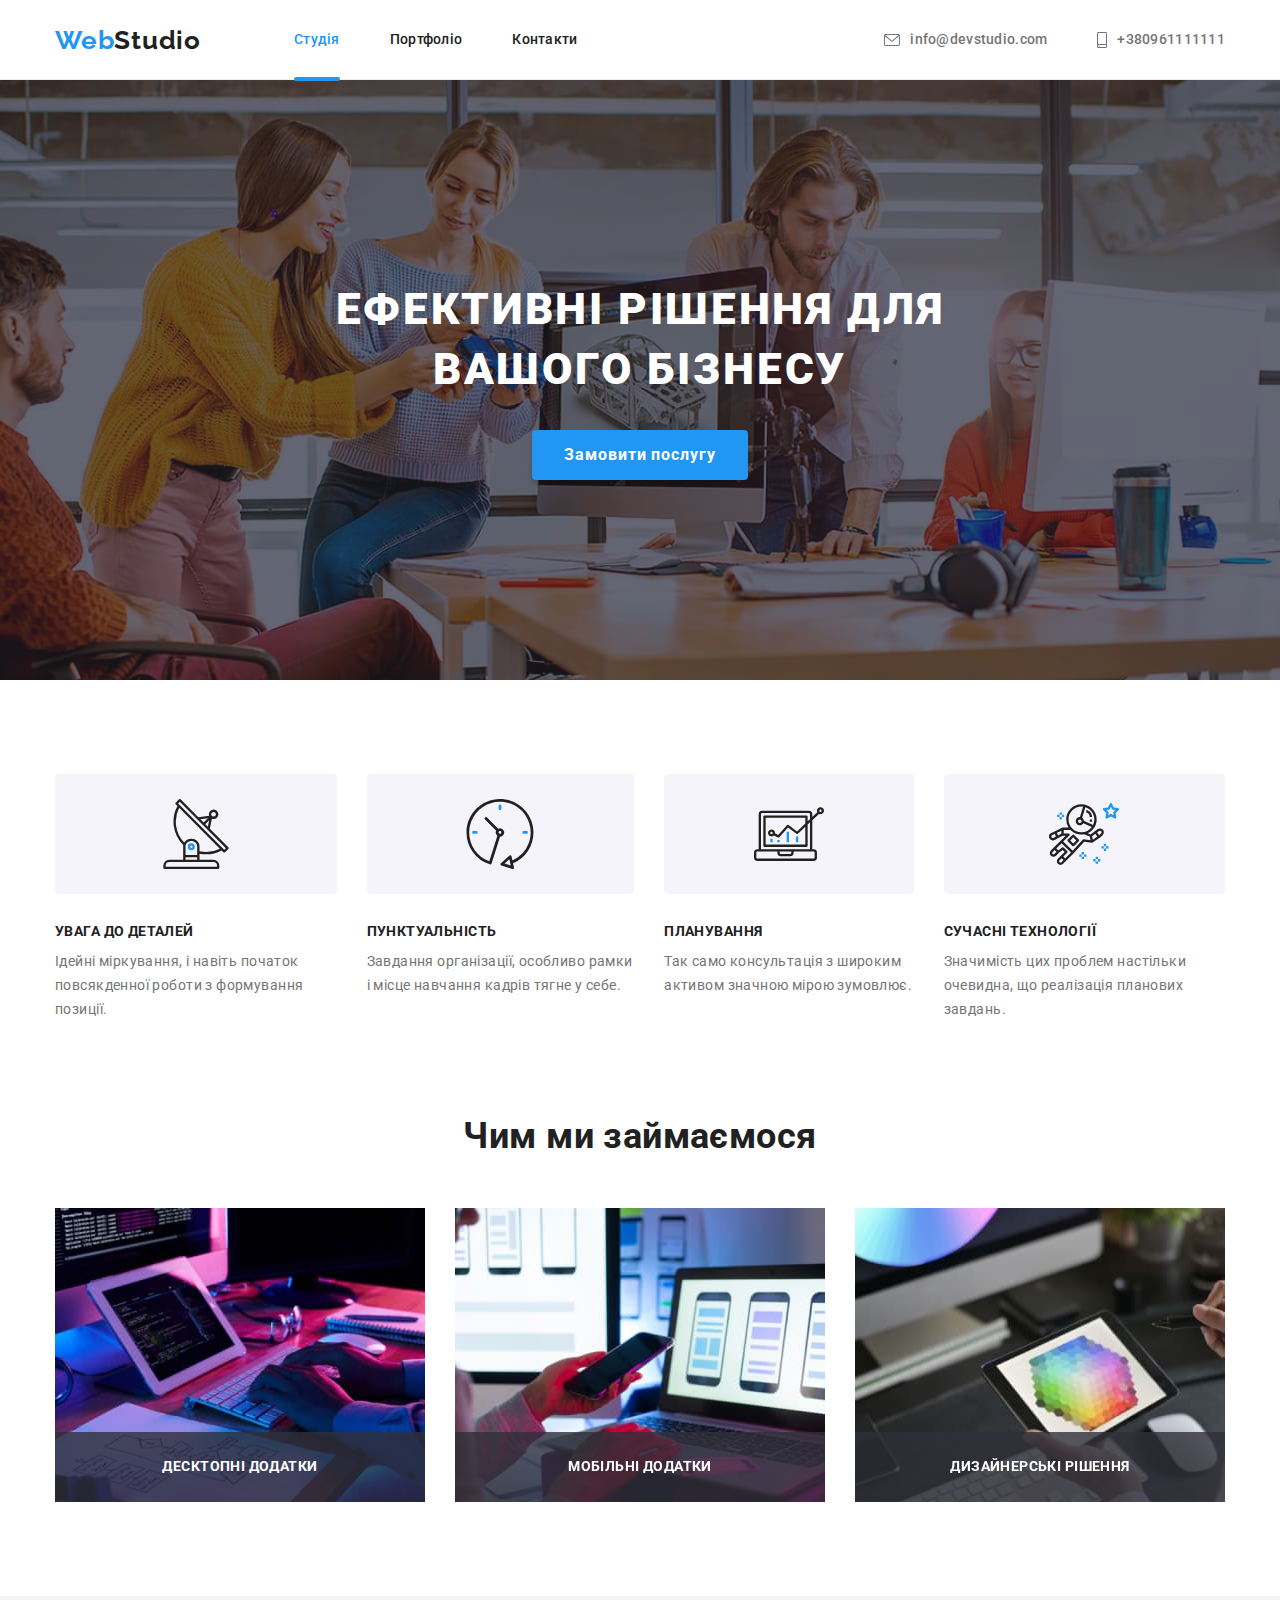
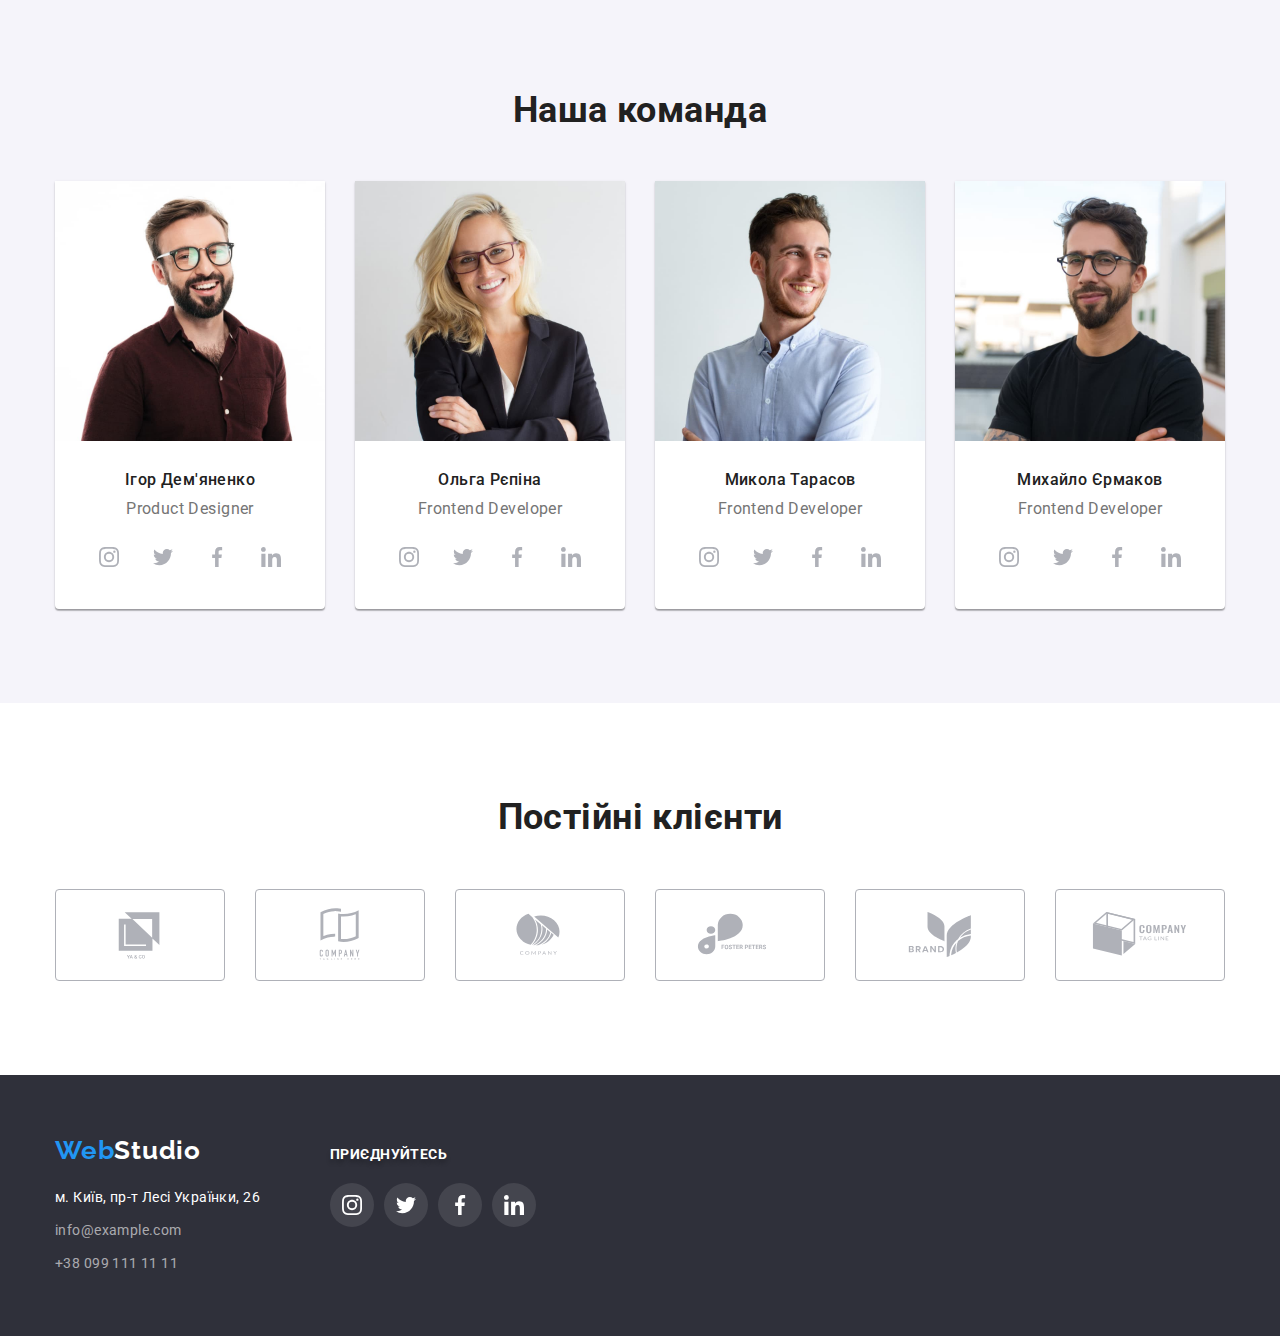
<file: index.html>
<!DOCTYPE html>
<html lang="uk">

<head>
  <meta charset="UTF-8" />
  <meta http-equiv="X-UA-Compatible" content="IE=edge" />
  <meta name="viewport" content="width=device-width, initial-scale=1.0" />
  <title>WebStudio</title>
  <link rel="stylesheet" href="https://cdn.jsdelivr.net/npm/modern-normalize@1.1.0/modern-normalize.min.css">
  <link rel="stylesheet" href="./css/styles.css" />
  <link rel="preconnect" href="https://fonts.googleapis.com" />
  <link rel="preconnect" href="https://fonts.gstatic.com" crossorigin />
  <link href="https://fonts.googleapis.com/css2?family=Raleway:wght@700&family=Roboto:wght@400;500;700;900&display=swap"
    rel="stylesheet" />
</head>

<body>
  <!-- header -->

  <header class="header-page">
    <div class="container header-container">
      <nav class="header-nav">
        <a class="link header-logo" href="./index.html"><span class="first-part">Web</span><span
            class="last-part">Studio</span></a>
        <ul class="header-nav-list list">
          <li class="header-item current">
            <a class="header-nav-link link" href="./index.html">Студія</a>
          </li>
          <li class="header-item">
            <a class="header-nav-link link" href="./portfolio.html">Портфолiо</a>
          </li>
          <li class="header-item">
            <a class="header-nav-link link" href="">Контакти</a>
          </li>
        </ul>
      </nav>
      <ul class="header-list list">
        <li class="header-item">
          <a class="header-link-mail link" href="mailto:info@devstudio.com">
            <svg class="icon-mail" width="16" height="12">
              <use href="./images/icons.svg#icon-email"></use>
            </svg>
            info@devstudio.com
          </a>
        </li>
        <li class="header-item">
          <a class="header-tel link" href="tel:+380961111111">
            <svg class="icon-phone" width="10" height="16">
              <use href="./images/icons.svg#icon-phone"></use>
            </svg>
            +380961111111
          </a>
        </li>
      </ul>
    </div>
  </header>

  <!-- main -->

  <main>
    <section class="hero-section section">
      <div class="container">
        <h1 class="hero-first-title">Ефективні рішення для вашого бізнесу</h1>
        <button type="button" class="hero-btn jumpin-button" data-modal-open>Замовити послугу</button>
        <div>
    </section>


    <!-- модальне вікно -->

    <div class="backdrop is-hidden" data-modal>
      <div class="modal">
        <button class="modal-button" type="button" data-modal-close>
          <svg class="icon-close-black" width="18" height="18">
            <use href="./images/icons.svg#icon-close-black"></use>
          </svg>
        </button>
      </div>
    </div>

    <!-- переваги -->
    <section class="section">
      <div class="container">
        <h2 class="visually-hidden">Переваги</h2>
        <ul class="benefits-list list">
          <li class="hero-item">
            <div class="icon-name">
              <svg class="benefit-icon" width="70" height="70">
                <use href="./images/icons.svg#icon-antenna">
                </use>
              </svg>
            </div>
            <h3 class="benefits-title">Увага до деталей</h3>
            <p class="benefits-pre-title">
              Ідейні міркування, і навіть початок повсякденної роботи з формування позиції.
            </p>
          </li>

          <li class="hero-item">
            <div class="icon-name">
              <svg class="benefit-icon" width="70" height="70">
                <use href="./images/icons.svg#icon-clock">
                </use>
              </svg>
            </div>
            <h3 class="benefits-title">Пунктуальність</h3>
            <p class="benefits-pre-title">
              Завдання організації, особливо рамки і місце навчання кадрів тягне у себе.
            </p>
          </li>

          <li class="hero-item">
            <div class="icon-name">
              <svg class="benefit-icon" width="70" height="70">
                <use href="./images/icons.svg#icon-diagram">
                </use>
              </svg>
            </div>
            <h3 class="benefits-title">Планування</h3>
            <p class="benefits-pre-title">
              Так само консультація з широким активом значною мірою зумовлює.
            </p>
          </li>

          <li class="hero-item">
            <div class="icon-name">
              <svg class="benefit-icon" width="70" height="70">
                <use href="./images/icons.svg#icon-astronaut">
                </use>
              </svg>
            </div>
            <h3 class="benefits-title">Сучасні технології</h3>
            <p class="benefits-pre-title">
              Значимість цих проблем настільки очевидна, що реалізація планових завдань.
            </p>
          </li>
        </ul>
      </div>
    </section>


    <!-- gallery -->


    <section class="section team">
      <div class="container">
        <h2 class="gallery-title">Чим ми займаємося</h2>
        <ul class="gallery-list list">
          <li class="gallery-item">
            <div class="overlay-box">
              <img src="./images/photo1.jpg" alt="working process" width="370" height="294">
              <p class="overlay-text">Десктопні додатки</p>
            </div>
          </li>
          <li class="gallery-item">
            <div class="overlay-box">
              <img src="./images/photo2.jpg" alt="working process" width="370" height="294">
              <p class="overlay-text">Мобільні додатки</p>
            </div>
          </li>
          <li class="gallery-item">
            <div class="overlay-box">
              <img src="./images/photo3.jpg" alt="working process" width="370" height="294">
              <p class="overlay-text">Дизайнерські рішення</p>
            </div>
          </li>
        </ul>
      </div>
    </section>

    <!-- team -->

    <section class="section-team section">
      <div class="container our-team">
        <h2 class="about-our-team">Наша команда</h2>
        <ul class="list about-list">
          <li class="about-item">
            <img class="workers-img" src=" ./images/img1.jpg" alt="Frontend Developer" width="270" height="260" />
            <div class="img-text">
              <h3 class="about-title">Ігор Дем'яненко</h3>
              <p lang="en" class="about-pre-title">Product Designer</p>
              <ul class="socials-list list">
                <li class="socials-item">
                  <a class="socials-link link" href="https://Instagram.com" target="_blank"
                    rel="nofollow noopener noreferrer" aria-label="Instagram">
                    <svg class="socials-icon" width="20" height="20">
                      <use href="./images/icons.svg#icon-instagram">
                      </use>
                    </svg>
                  </a>
                </li>
                <li class="socials-item">
                  <a class="socials-link link" href="https://Twitter.com" target="_blank"
                    rel="nofollow noopener noreferrer" aria-label="Twitter icon">
                    <svg class="socials-icon" width="20" height="20">
                      <use href="./images/icons.svg#icon-twitter">
                      </use>
                    </svg>
                  </a>
                </li>
                <li class="socials-item">
                  <a class="socials-link link" href="https://Facebook.com" target="_blank"
                    rel="nofollow noopener noreferrer" aria-label="Facebook icon">
                    <svg class="socials-icon" width="20" height="20">
                      <use href="./images/icons.svg#icon-facebook">
                      </use>
                    </svg>
                  </a>
                </li>
                <li class="socials-item">
                  <a class="socials-link link" href="https://Linkedin.com" target="_blank"
                    rel="nofollow noopener noreferrer" aria-label="Linkedin icon">
                    <svg class="socials-icon" width="20" height="20">
                      <use href="./images/icons.svg#icon-linkedin">
                      </use>
                    </svg>
                  </a>
                </li>
              </ul>
            </div>


          <li class="about-item list">
            <img class="workers-img" src="./images/img2.jpg" alt="Frontend Developer" width="270" height="260" />
            <div class="img-text">
              <h3 class="about-title">Ольга Рєпіна</h3>
              <p lang="en" class="about-pre-title">Frontend Developer</p>
              <ul class="socials-list list">
                <li class="socials-item">
                  <a href="https://Instagram.com" class="socials-link link" target="_blank"
                    rel="nofollow noopener noreferrer" aria-label="Instagram icon">
                    <svg class="socials-icon" width="20" height="20">
                      <use href="./images/icons.svg#icon-instagram">
                      </use>
                    </svg>
                  </a>
                </li>
                <li class="socials-item">
                  <a href="https://Twitter.com" class="socials-link link" target="_blank"
                    rel="nofollow noopener noreferrer" aria-label="Twitter icon">
                    <svg class="socials-icon" width="20" height="20">
                      <use href="./images/icons.svg#icon-twitter">
                      </use>
                    </svg>
                  </a>
                </li>
                <li class="socials-item">
                  <a href="https://Facebook.com" class="socials-link link" target="_blank"
                    rel="nofollow noopener noreferrer" aria-label="Facebook icon">
                    <svg class="socials-icon" width="20" height="20">
                      <use href="./images/icons.svg#icon-facebook">
                      </use>
                    </svg>
                  </a>
                </li>
                <li class="socials-item">
                  <a href="https://linkedin.com" class="socials-link" target="_blank" rel="nofollow noopener noreferrer"
                    aria-label="Linkedin icon">
                    <svg class="socials-icon" width="20" height="20">
                      <use href="./images/icons.svg#icon-linkedin">
                      </use>
                    </svg>
                  </a>
                </li>
              </ul>
            </div>


          <li class="about-item list">
            <img class="workers-img" src="./images/img3.jpg" alt="Frontend Developer" width="270" height="260" />
            <div class="img-text">
              <h3 class="about-title">Микола Тарасов</h3>
              <p lang="en" class="about-pre-title">Frontend Developer</p>
              <ul class="socials-list list">
                <li class="socials-item">
                  <a href="https://Instagram.com" class="socials-link link" target="_blank"
                    rel="nofollow noopener noreferrer" aria-label="Instagram icon">
                    <svg class="socials-icon" width="20" height="20">
                      <use href="./images/icons.svg#icon-instagram">
                      </use>
                    </svg>
                  </a>
                </li>
                <li class="socials-item">
                  <a href="https://Twitter.com" class="socials-link link" target="_blank"
                    rel="nofollow noopener noreferrer" aria-label="Twitter icon">
                    <svg class="socials-icon" width="20" height="20">
                      <use href="./images/icons.svg#icon-twitter">
                      </use>
                    </svg>
                  </a>
                </li>
                <li class="socials-item">
                  <a href="https://Facebook.com" class="socials-link link" target="_blank"
                    rel="nofollow noopener noreferrer" aria-label="Facebook icon">
                    <svg class="socials-icon" width="20" height="20">
                      <use href="./images/icons.svg#icon-facebook">
                      </use>
                    </svg>
                  </a>
                </li>
                <li class="socials-item">
                  <a href="https://linkedin.com" class="socials-link" target="_blank" rel="nofollow noopener noreferrer"
                    aria-label=" icon">
                    <svg class="socials-icon" width="20" height="20">
                      <use href="./images/icons.svg#icon-linkedin">
                      </use>
                    </svg>
                  </a>
                </li>
              </ul>
            </div>


          <li class="about-item list">
            <img class="workers-img" src="./images/img4.jpg" alt="Frontend Developer" width="270" height="260" />
            <div class="img-text">
              <h3 class="about-title">Михайло Єрмаков</h3>
              <p lang="en" class="about-pre-title">Frontend Developer</p>
              <ul class="socials-list list">
                <li class="socials-item">
                  <a href="https://Instagram.com" class="socials-link link" target="_blank"
                    rel="nofollow noopener noreferrer" aria-label="Instagram icon">
                    <svg class="socials-icon" width="20" height="20">
                      <use href="./images/icons.svg#icon-instagram">
                      </use>
                    </svg>
                  </a>
                </li>
                <li class="socials-item">
                  <a href="https://Twitter.com" class="socials-link link" target="_blank"
                    rel="nofollow noopener noreferrer" aria-label="Twitter icon">
                    <svg class="socials-icon" width="20" height="20">
                      <use href="./images/icons.svg#icon-twitter">
                      </use>
                    </svg>
                  </a>
                </li>
                <li class="socials-item">
                  <a href="https://Facebook.com" class="socials-link link" target="_blank"
                    rel="nofollow noopener noreferrer" aria-label="Facebook icon">
                    <svg class="socials-icon" width="20" height="20">
                      <use href="./images/icons.svg#icon-facebook">
                      </use>
                    </svg>
                  </a>
                </li>
                <li class="socials-item">
                  <a href="https://Linkedin.com" class="socials-link link" target="_blank"
                    rel="nofollow noopener noreferrer" aria-label="icon-Linkedin">
                    <svg class="socials-icon" width="20" height="20">
                      <use href="./images/icons.svg#icon-linkedin">
                      </use>
                    </svg>
                  </a>
                </li>
              </ul>
            </div>
    </section>

    <!-- постійні клієнти -->

    <section class="section">
      <div class="container">
        <h2 class="clients-title">Постійні клієнти</h2>
        <ul class="clients-list list">
          <li class="clients-item link">
            <a class="clients-link" href="#">
              <svg class="clients-icon" width="106" height="60">
                <use href="./images/icons.svg#icon-Logo-1">
                </use>
              </svg>
            </a>
          </li>
          <li class="clients-item link">
            <a class="clients-link" href="#">
              <svg class="clients-icon" width="106" height="60">
                <use href="./images/icons.svg#icon-Logo-2">
                </use>
              </svg>
            </a>
          </li>
          <li class="clients-item link">
            <a class="clients-link" href="#">
              <svg class="clients-icon" width="106" height="60">
                <use href="./images/icons.svg#icon-Logo-3">
                </use>
              </svg>
            </a>
          </li>
          <li class="clients-item link">
            <a class="clients-link" href="#">
              <svg class="clients-icon" width="106" height="60">
                <use href="./images/icons.svg#icon-Logo-4">
                </use>
              </svg>
            </a>
          </li>
          <li class="clients-item link">
            <a class="clients-link" href="#">
              <svg class="clients-icon" width="106" height="60">
                <use href="./images/icons.svg#icon-Logo-5">
                </use>
              </svg>
            </a>
          </li>
          <li class="clients-item link">
            <a class="clients-link" href="#">
              <svg class="clients-icon" width="106" height="60">
                <use href="./images/icons.svg#icon-Logo-6">
                </use>
              </svg>
            </a>
          </li>
        </ul>
      </div>
    </section>
  </main>


  <!-- footer -->


  <section>
    <footer class="footer">
      <div class="footer-container container">
        <div class="address">
          <a class="footer-logo link" href="./index.html"><span class="first-part">Web</span><span
              class="second-part">Studio</span></a>
          <address class="footer-address">
            <ul class="list footer-list">
              <li class="footer-item">
                <a class="footer-link-map link" href="https://goo.gl/maps/BN2P9NeAtjH4bp3VA" target="_blank"
                  rel="noopener noreferrer nofollow">
                  м. Київ, пр-т Лесі Українки, 26</a>
              </li>
              <li class="footer-item link"><a class="footer-link link"
                  href="mailto:info@example.com">info@example.com</a>
              </li>
              <li class="footer-item link"><a class="footer-tel link" href="tel:+380991111111">+38 099 111 11 11</a>
              </li>
            </ul>
          </address>
        </div>




        <div class="container-icon">
          <p class="text-footer">ПРИЄДНУЙТЕСЬ</p>
          <ul class="socials-list-list list">
            <li class="socials-item">
              <a class="socials-link-item link" href="https://Instagram.com" target="_blank"
                rel="nofollow noopener noreferrer" aria-label="Instagram icon">
                <svg class="socials-icon-footer" width="20" height="20">
                  <use href="./images/icons.svg#icon-instagram">
                  </use>
                </svg>
              </a>
            </li>
            <li class="socials-item">
              <a class="socials-link-item link" href="https://Twitter.com" target="_blank"
                rel="nofollow noopener noreferrer" aria-label="Twitter icon">
                <svg class="socials-icon-footer" width="20" height="20">
                  <use href="./images/icons.svg#icon-twitter">
                  </use>
                </svg>
              </a>
            </li>
            <li class="socials-item">
              <a class="socials-link-item link" href="https://Facebook.com" target="_blank"
                rel="nofollow noopener noreferrer" aria-label="facebook icon">
                <svg class="socials-icon-footer" width="20" height="20">
                  <use href="./images/icons.svg#icon-facebook">
                  </use>
                </svg>
              </a>
            </li>
            <li class="socials-item">
              <a class="socials-link-item link" href="https://Linkedin.com" target="_blank"
                rel="nofollow noopener noreferrer" aria-label="icon-linkedin">
                <svg class="socials-icon-footer" width="20" height="20">
                  <use href="./images/icons.svg#icon-linkedin">
                  </use>
                </svg>
              </a>
            </li>
          </ul>
        </div>
      </div>
  </section>
  </footer>


  <script src="./js/modal.js"></script>
</body>

</html>
</file>
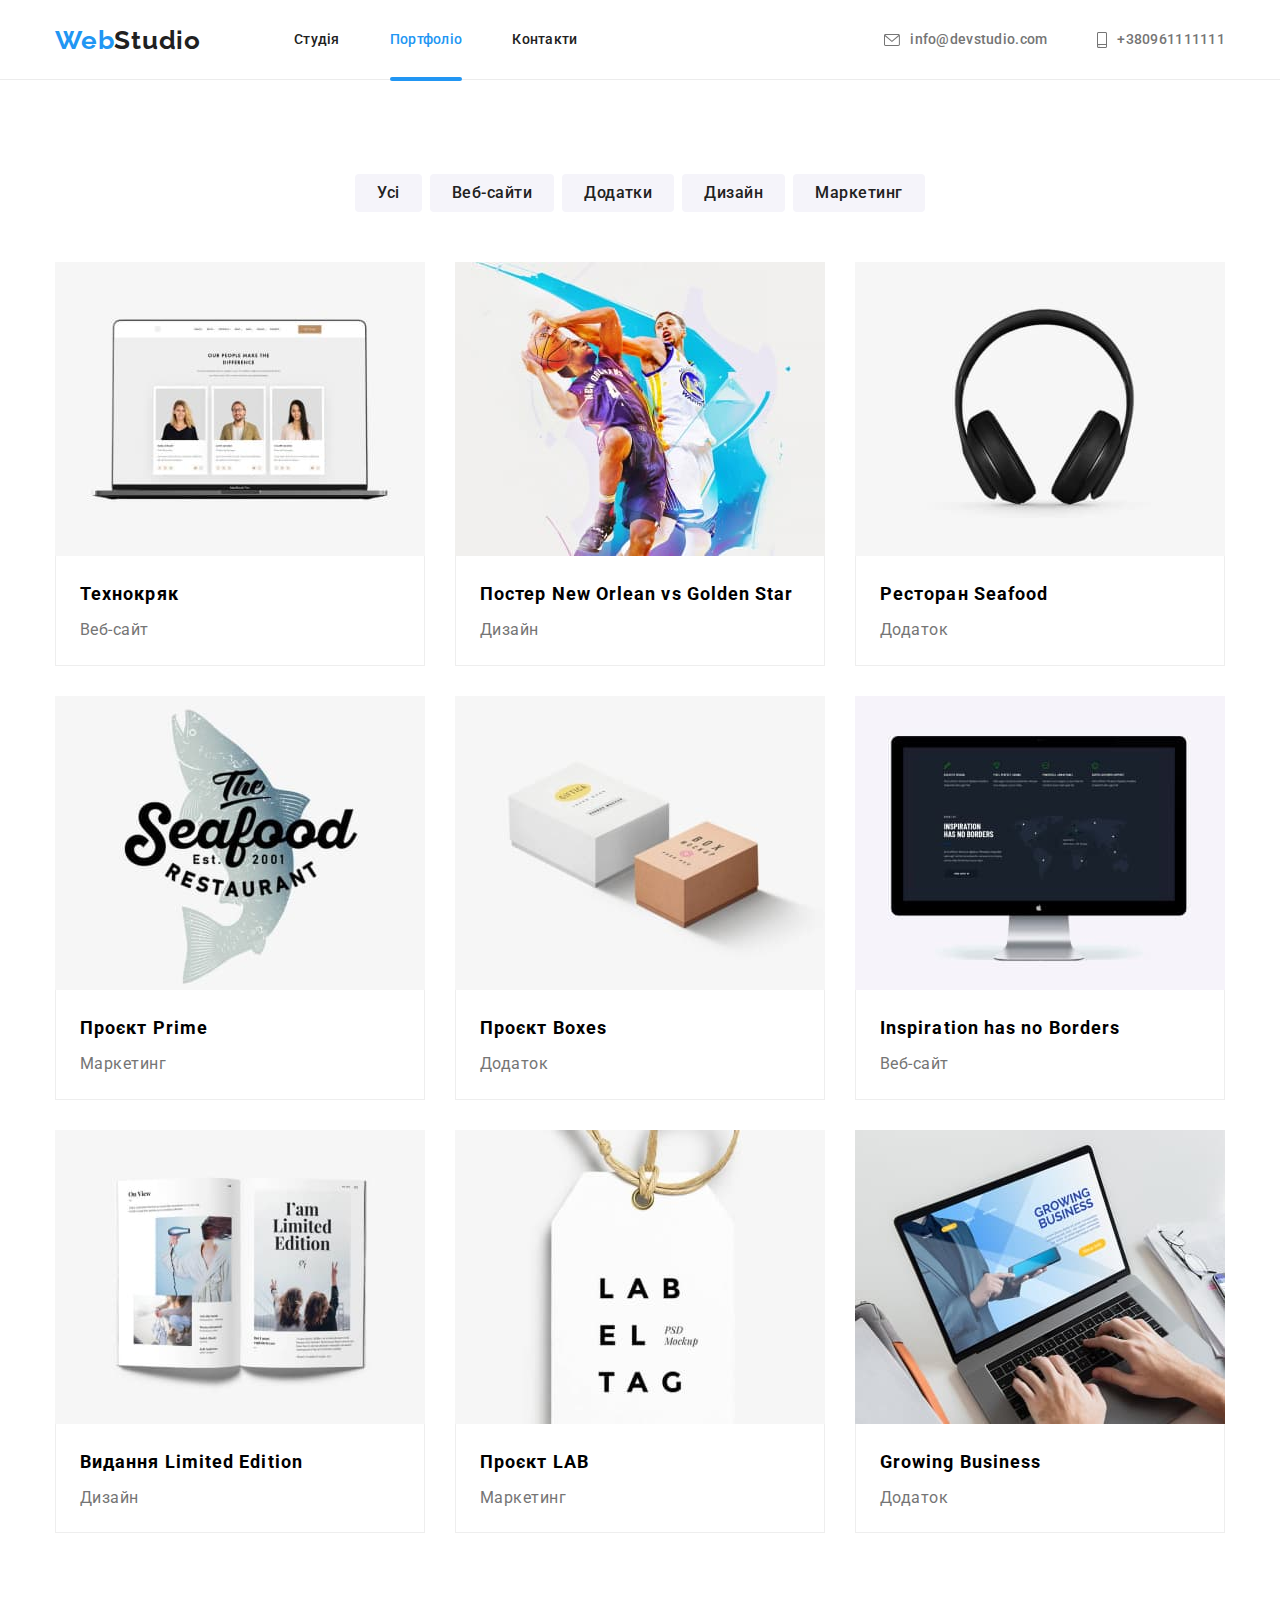
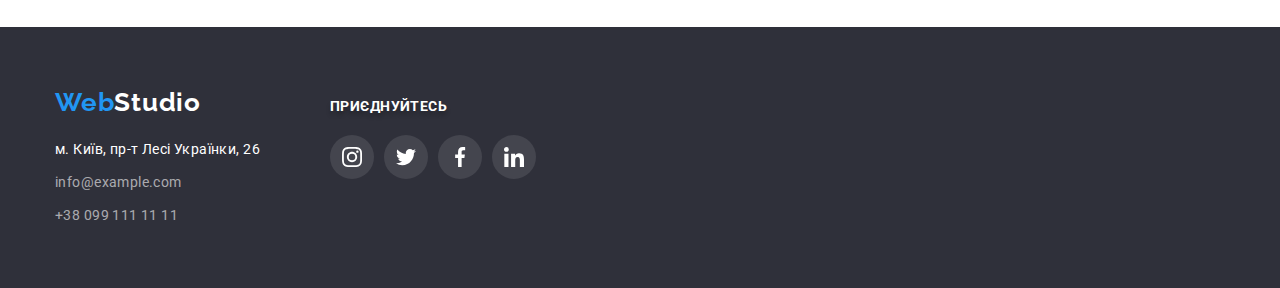
<file: portfolio.html>
<!DOCTYPE html>
<html lang="uk">

<head>
  <meta charset="UTF-8" />
  <meta http-equiv="X-UA-Compatible" content="IE=edge" />
  <meta name="viewport" content="width=device-width, initial-scale=1.0" />
  <title>Portfolio</title>
  <link rel="stylesheet" href="https://cdn.jsdelivr.net/npm/modern-normalize@1.1.0/modern-normalize.min.css">
  <link rel="stylesheet" href="./css/styles.css" />
  <link rel="preconnect" href="https://fonts.googleapis.com" />
  <link rel="preconnect" href="https://fonts.gstatic.com" crossorigin />
  <link href="https://fonts.googleapis.com/css2?family=Raleway:wght@700&family=Roboto:wght@400;500;700;900&display=swap"
    rel="stylesheet" />
</head>

<body>
  <!-- header -->

  <header class="header-page">
    <div class="container header-container">
      <nav class="header-nav">
        <a class="link header-logo" href="./index.html"><span class="first-part">Web</span><span
            class="last-part">Studio</span></a>
        <ul class="header-nav-list list">
          <li class="header-item">
            <a class="header-nav-link link" href="./index.html">Студiя</a>
          </li>
          <li class="header-item current">
            <a class="header-nav-link link" href="./portfolio.html">Портфоліо</a>
          </li>
          <li class="header-item">
            <a class="header-nav-link link" href="">Контакти</a>
          </li>
        </ul>
      </nav>
      <ul class="header-list list">
        <li class="header-item">
          <a class="header-link-mail link" href="mailto:info@devstudio.com">
            <svg class="icon-mail" width="16" height="12">
              <use href="./images/icons.svg#icon-email"></use>
            </svg>
            info@devstudio.com
          </a>
        </li>
        <li class="header-item">
          <a class="header-tel link" href="tel:+380961111111">
            <svg class="icon-phone" width="10" height="16">
              <use href="./images/icons.svg#icon-phone"></use>
            </svg>
            +380961111111
          </a>
        </li>
      </ul>
    </div>
  </header>

  <!-- main -->

  <main>
    <section class="section">
      <div class="container">
        <h1 class="visually-hidden">Наші роботи</h1>
        <ul class="filtres-list list">
          <li class="examples-item list">
            <button type="button" class="btn-main">Усі</button>
          </li>
          <li class="examples-item list">
            <button type="button" class="btn-main">Веб-сайти</button>
          </li>
          <li class="examples-item list">
            <button type="button" class="btn-main">Додатки</button>
          </li>
          <li class="examples-item list">
            <button type="button" class="btn-main">Дизайн</button>
          </li>
          <li class="examples-item list">
            <button type="button" class="btn-main">Маркетинг</button>
          </li>
        </ul>


        <ul class="examples-list list">
          <li class="examples-item-list">
            <a class="progect-nav link" href="#">
            <div class="thumb-cards">
              <img src="./images/img.1.jpg" alt="сторінка веб-сайту" width="370" height="294" />
              <div class="product-overlay">
                <p class="product-actions">Ресурс пропонує комплексні пропозиції з різним рівнем функціоналу та сервісів. Все це дозволить відвідувачу отримати вичерпні відомості про компанію чи приватну особу.</p>
            </div>
          </div>
                <div class="img-portfolio-text">
                <h2 class="hero-title">Технокряк</h2>
                <p class="hero-pre-title">Веб-сайт</p>
                </div>
              </a>
          </li>
          <li class="examples-item-list"><a class="progect-nav link" href="#">
            <div class="thumb-cards">
            <img src="./images/img.2.jpg" alt="два чоловіки грають баскетбол" width="370" height="294" />
            <div class="product-overlay">
              <p class="product-actions">Ресурс пропонує комплексні пропозиції з різним рівнем функціоналу та сервісів. Все це дозволить відвідувачу отримати вичерпні відомості про компанію чи приватну особу.</p>
            </div>
            </div>
            <div class="img-portfolio-text">
              <h2 class="hero-title">Постер New Orlean vs Golden Star</h2>
              <p class="hero-pre-title">Дизайн</p>
            </div>
            </a>
          </li>
          <li class="examples-item-list"><a class="progect-nav link" href="#">
            <div class="thumb-cards">
            <img src="./images/img.3.jpg" alt="навушники" width="370" height="294" />
            <div class="product-overlay">
              <p class="product-actions">Ресурс пропонує комплексні пропозиції з різним рівнем функціоналу та сервісів. Все це дозволить відвідувачу отримати вичерпні відомості про компанію чи приватну особу.</p>
            </div>
            </div>
            <div class="img-portfolio-text">
              <h2 class="hero-title">Ресторан Seafood</h2>
              <p class="hero-pre-title">Додаток</p>
            </div>
            </a>
          </li>
          <li class="examples-item-list"><a class="progect-nav link" href="#">
            <div class="thumb-cards">
            <img src="./images/img.4.jpg" alt="логотип рибного ресторану" width="370" height="294" />
            <div class="product-overlay">
              <p class="product-actions">Ресурс пропонує комплексні пропозиції з різним рівнем функціоналу та сервісів. Все це дозволить відвідувачу отримати вичерпні відомості про компанію чи приватну особу.</p>
            </div>
            </div>
            <div class="img-portfolio-text">
              <h2 class="hero-title">Проєкт Prime</h2>
              <p class="hero-pre-title">Маркетинг</p>
            </div>
            </a>
          </li>
          <li class="examples-item-list"><a class="progect-nav link" href="#">
            <div class="thumb-cards">
            <img src="./images/img.5.jpg" alt="дизайн коробок" width="370" height="294" />
            <div class="product-overlay">
              <p class="product-actions">Ресурс пропонує комплексні пропозиції з різним рівнем функціоналу та сервісів. Все це дозволить відвідувачу отримати вичерпні відомості про компанію чи приватну особу.</p>
            </div>
            </div>
            <div class="img-portfolio-text">
              <h2 class="hero-title">Проєкт Boxes</h2>
              <p class="hero-pre-title">Додаток</p>
            </div>
            </a>
          </li>
          <li class="examples-item-list"><a class="progect-nav link" href="#">
            <div class="thumb-cards">
            <img src="./images/img.6.jpg" alt="дизайн сайту" width="370" height="294" />
            <div class="product-overlay">
              <p class="product-actions">Ресурс пропонує комплексні пропозиції з різним рівнем функціоналу та сервісів. Все це дозволить відвідувачу отримати вичерпні відомості про компанію чи приватну особу.</p>
            </div>
            </div>
            <div class="img-portfolio-text">
              <h2 class="hero-title">Inspiration has no Borders</h2>
              <p class="hero-pre-title">Веб-сайт</p>
            </div>
            </a>

          </li>
          <li class="examples-item-list"><a class="progect-nav link" href="#">
            <div class="thumb-cards">
            <img src="./images/img.7.jpg" alt="сторінка журналу" width="370" height="294" />
            <div class="product-overlay">
              <p class="product-actions">Ресурс пропонує комплексні пропозиції з різним рівнем функціоналу та сервісів. Все це дозволить відвідувачу отримати вичерпні відомості про компанію чи приватну особу.</p>
            </div>
            </div>
              <div class="img-portfolio-text">
              <h2 class="hero-title">Видання Limited Edition</h2>
              <p class="hero-pre-title">Дизайн</p>
            </div>
            </a>
          </li>
          <li class="examples-item-list"><a class="progect-nav link" href="#">
            <div class="thumb-cards">
            <img src="./images/img.8.jpg" alt="логотип етикетки" width="370" height="294" />
            <div class="product-overlay">
              <p class="product-actions">Ресурс пропонує комплексні пропозиції з різним рівнем функціоналу та сервісів. Все це дозволить відвідувачу отримати вичерпні відомості про компанію чи приватну особу.</p>
            </div>
            </div>
            <div class="img-portfolio-text">
              <h2 class="hero-title">Проєкт LAB</h2>
              <p class="hero-pre-title">Маркетинг</p>
            </div>
            </a>
          </li>
          <li class="examples-item-list"><a class="progect-nav link" href="#">
            <div class="thumb-cards">
            <img src="./images/img.9.jpg" alt="робота за ноутбуком" width="370" height="294" />
            <div class="product-overlay">
                <p class="product-actions">Ресурс пропонує комплексні пропозиції з різним рівнем функціоналу та сервісів. Все це дозволить відвідувачу отримати вичерпні відомості про компанію чи приватну особу.</p>
            </div>
            </div>
            <div class="img-portfolio-text">
              <h2 class="hero-title">Growing Business</h2>
              <p class="hero-pre-title">Додаток</p>
            </div>
            </a>
          </li>
        </ul>
      </div>
    </section>
  </main>

  <!-- footer -->

  <section>
    <footer class="footer">
      <div class="footer-container container">
        <div class="address">
          <a class="footer-logo link" href="./index.html"><span class="first-part">Web</span><span
              class="second-part">Studio</span></a>
          <address class="footer-address">
            <ul class="list footer-list">
              <li class="footer-item">
                <a class="footer-link-map link" href="https://goo.gl/maps/BN2P9NeAtjH4bp3VA" target="_blank"
                  rel="noopener noreferrer nofollow">
                  м. Київ, пр-т Лесі Українки, 26</a>
              </li>
              <li class="footer-item link"><a class="footer-link link"
                  href="mailto:info@example.com">info@example.com</a>
              </li>
              <li class="footer-item link"><a class="footer-tel link" href="tel:+380991111111">+38 099 111 11 11</a>
              </li>
            </ul>
          </address>
        </div>



        <div class="container-icon">
          <p class="text-footer">ПРИЄДНУЙТЕСЬ</p>
          <ul class="socials-list-list list">
            <li class="socials-item">
              <a class="socials-link-item link" href="https://Instagram.com" target="_blank"
                rel="nofollow noopener noreferrer" aria-label="Instagram icon">
                <svg class="socials-icon-footer" width="20" height="20">
                  <use href="./images/icons.svg#icon-instagram">
                  </use>
                </svg>
              </a>
            </li>
            <li class="socials-item">
              <a class="socials-link-item link" href="https://Twitter.com" target="_blank" rel="nofollow noopener noreferrer"
                aria-label="Twitter icon">
                <svg class="socials-icon-footer" width="20" height="20">
                  <use href="./images/icons.svg#icon-twitter">
                  </use>
                </svg>
              </a>
            </li>
            <li class="socials-item">
              <a class="socials-link-item link" href="https://Facebook.com" target="_blank"
                rel="nofollow noopener noreferrer" aria-label="facebook icon">
                <svg class="socials-icon-footer" width="20" height="20">
                  <use href="./images/icons.svg#icon-facebook">
                  </use>
                </svg>
              </a>
            </li>
            <li class="socials-item">
              <a class="socials-link-item link" href="https://Linkedin.com" target="_blank"
                rel="nofollow noopener noreferrer" aria-label="icon-linkedin">
                <svg class="socials-icon-footer" width="20" height="20">
                  <use href="./images/icons.svg#icon-linkedin">
                  </use>
                </svg>
              </a>
            </li>
          </ul>
        </div>
      </div>
  </section>
  </footer>
</body>

</html>
</file>
<file: css/styles.css>
:root {
  --main-text-color: #212121;
  --secondary-text-color: #757575;
  --header-color: #ececec;
  --accent-color: #2196f3;
  --background-footer-color: #2f303a;
  --footer-text-color: rgba(255, 255, 255, 0.6);
  --logo-text-color: #000000;
  --main-font: Roboto, sans serif;
  --backround-color: #ffffff;
  --logo-color: #2f303a;
  --img-portfolio-text: #eeeeee;
  --socials-icon-color: #afb1b8;
  --animation-timing-function: cubic-bezier(0.4, 0, 0.2, 1);
}
body {
  font-family: Roboto, sans-serif;
  color: var(--main-text-color);
  font-size: 14px;
  letter-spacing: 0.03em;
}

.list {
  list-style: none;
  padding-left: 0;
  margin: 0;
}

.link {
  text-decoration: none;
}

.link:hover,
.link:focus {
  color: var(--accent-color);
}

h1,
h2,
h3,
h4,
h5,
h6,
p {
  margin: 0;
}

ul {
  margin: 0;
  padding-left: 0;
}

.container {
  width: 1200px;
  padding: 0 15px;
  margin: 0 auto;
}

.section {
  padding-top: 94px;
  padding-bottom: 94px;
}

img {
  display: block;
  max-width: 100%;
  height: auto;
}

.hero-btn {
  cursor: pointer;
  border: none;
  border-radius: 4px;
}

/*---- header------- */

.header-container {
  display: flex;
  align-items: center;
}

.header-page {
  height: 80px;
  border-bottom: 1px solid #ececec;
}

.header-nav {
  display: flex;
  align-items: center;
}

.header-nav-list {
  display: flex;
  margin-left: auto;
  gap: 50px;
  margin-left: 93px;
}

.header-list {
  display: flex;
  margin-left: auto;
  align-items: center;
  gap: 50px;
}

.header-logo {
  font-family: 'Raleway';
  font-weight: 700;
  font-size: 26px;
  line-height: 1.19;
  letter-spacing: 0.03em;
}

.header-logo:hover,
.header-logo:focus {
  color: #188ce8;
}

.first-part {
  color: #2196f3;
}
.last-part {
  color: #000000;
}

.current a {
  color: var(--accent-color);
}

.header-nav-link {
  font-family: Roboto, sans-serif;
  font-weight: 500;
  line-height: 1.14;
  letter-spacing: 0.02em;
  color: var(--main-text-color);
  padding-top: 32px;
  padding-bottom: 32px;
  display: block;
  transition: color 250ms var(--animation-timing-function);
}

.header-link-mail {
  font-style: normal;
  font-weight: 500;
  line-height: 1.14;
  letter-spacing: 0.02em;
  display: flex;
  align-items: center;
  color: var(--secondary-text-color);
  transition: color 250ms var(--animation-timing-function);
}

.header-tel {
  font-weight: 500;
  line-height: 1.14;
  letter-spacing: 0.02em;
  color: var(--secondary-text-color);
  display: flex;
  align-items: center;
  transition: color 250ms var(--animation-timing-function);
}

.icon-mail {
  fill: currentColor;
  margin-right: 10px;
}
.icon-phone {
  fill: currentColor;
  margin-right: 10px;
}

.header-link-mail:hover .icon-mail,
.header-link-mail:focus .icon-mail {
  color: var(--accent-color--);
}

.header-item {
  position: relative;
  display: block;
  text-decoration: none;
}

.header-item.current::after {
  position: absolute;
  bottom: 0;
  left: 0;
  content: '';
  display: block;
  width: 100%;
  height: 4px;
  margin-bottom: -1px;
  border-radius: 4px;
  background-color: var(--accent-color);
}

/*------ main------- */

.hero-section {
  max-width: 1600px;
  height: 600px;
  margin-left: auto;
  margin-right: auto;
  background-image: linear-gradient(to right, rgba(47, 48, 58, 0.4), rgba(47, 48, 58, 0.4)),
    url(../images/image1.jpg);
  background-repeat: no-repeat;
  background-size: cover;
  background-position: center;
}

.hero-section {
  background-color: #2f303a;
  padding-top: 200px;
  padding-bottom: 200px;
  text-align: center;
}

.hero-first-title {
  font-weight: 900;
  font-size: 44px;
  line-height: 1.36;
  text-align: center;
  color: var(--backround-color);
  letter-spacing: 0.06em;
  text-transform: uppercase;
  margin: 0 auto;
  width: 696px;
  margin-bottom: 30px;
}

.hero-btn {
  font-family: inherit;
  font-weight: 700;
  font-size: 16px;
  line-height: 1.88;
  background: var(--accent-color);
  box-shadow: 0px 4px 4px rgb(0 0 0 / 15%);
  letter-spacing: 0.06em;
  color: #ffffff;
  padding: 10px 32px 10px 32px;
  display: block;
  margin: 0 auto;

  transition: background-color 250ms var(--animation-timing-function);
}

.hero-btn:hover,
.hero-btn:focus {
  background-color: #188ce8;
  box-shadow: 0px 4px 4px rgba(0, 0, 0, 0.15);
  border-radius: 4px;
}

/* --modal-- */

.backdrop {
  position: fixed;
  top: 0;
  left: 0;
  width: 100%;
  height: 100%;
  background-color: rgba(0, 0, 0, 0.2);
  opacity: 1;
  transition: opacity 250ms var(--animation-timing-function),
    visibility 250ms var(--animation-timing-function);
}

.backdrop.is-hidden {
  opacity: 0;
  visibility: hidden;
  pointer-events: none;
}

.backdrop.is-hidden .modal {
  transform: translate(-50%, -50%) scale(0.8);
}

.modal {
  position: absolute;
  width: 528;
  top: 50%;
  left: 50%;
  min-width: 528px;
  min-height: 581px;
  visibility: visible;
  opacity: 1;
  transform: translate(-50%, -50%) scale(1);
  background-color: #ffffff;
  border-radius: 4px;
  box-shadow: 0px 1px 3px rgba(0, 0, 0, 0.12), 0px 1px 1px rgba(0, 0, 0, 0.14),
    0px 2px 1px rgba(0, 0, 0, 0.2);

  transition: transform 250ms var(--animation-timing-function) opacity 250ms
    var(--animation-timing-function) visibility 250ms var(--animation-timing-function);
}

.modal-button {
  position: absolute;
  top: 5px;
  right: 8px;
  border-radius: 50%;
  background-color: var(--backround-color);
  border: 1px solid rgba(0, 0, 0, 0.1);
  width: 30px;
  height: 30px;
  padding: 0;
  cursor: pointer;
  display: flex;
  align-items: center;
  justify-content: center;
}
.backdrop.is-hidden .modal {
  transform: scale(0.5);
}

.icon-close-black:hover,
.icon-close-black:focus {
  color: var(--accent-color);
}

.jumpin-button {
  animation: jumpin-button 0.9s both;
}
@keyframes jumpin-button {
  0% {
    transform: translateY(-45px);
    animation-timing-function: ease-in;
    opacity: 1;
  }
  24% {
    opacity: 1;
  }
  40% {
    transform: translateY(-24px);
    animation-timing-function: ease-in;
  }
  65% {
    transform: translateY(-12px);
    animation-timing-function: ease-in;
  }
  82% {
    transform: translateY(-6px);
    animation-timing-function: ease-in;
  }
  93% {
    transform: translateY(-4px);
    animation-timing-function: ease-in;
  }
  25%,
  55%,
  75%,
  87% {
    transform: translateY(0px);
    animation-timing-function: ease-out;
  }
  100% {
    transform: translateY(0px);
    animation-timing-function: ease-out;
    opacity: 1;
  }
}
.icon-close-black {
  fill: currentColor;
}

/* --benefits-- */

.visually-hidden {
  position: absolute;
  width: 1px;
  height: 1px;
  margin: -1px;
  border: 0;
  padding: 0;

  white-space: nowrap;
  clip-path: inset(100%);
  clip: rect(0 0 0 0);
  overflow: hidden;
  margin: -1px;
}

.benefits-list {
  display: flex;
  gap: 30px;
}

.benefit-icon {
  justify-content: center;
  text-align: center;
  gap: 30px;
  display: flex;
}

.icon-name {
  height: 120px;
  margin-bottom: 30px;
  background-color: #f5f4fa;
  border-radius: 4px;
  display: flex;
  align-items: center;
  justify-content: center;
}

/* .hero-item:not(:last-child) {
  margin-right: 30px;
/* } */

.benefits-title {
  font-weight: 700;
  font-size: 14px;
  line-height: 1.14;
  text-transform: uppercase;
  color: var(--main-text-color);
  margin-bottom: 10px;
}

.benefits-pre-title {
  line-height: 1.71;
  color: var(--secondary-text-color);
}

/* --galery-- */

.team {
  padding-top: 0;
}

.gallery-item:not(:last-child) {
  margin-right: 30px;
}

.gallery-list {
  display: flex;
}

.gallery-title {
  font-weight: 700;
  font-size: 36px;
  line-height: 1.16;
  text-align: center;
  color: var(--main-text-color);
  margin-bottom: 50px;
}
.overlay-box {
  display: flex;
  position: relative;
  align-items: flex-end;
  opacity: 1;
}

.overlay-text {
  display: flex;
  position: absolute;
  align-items: center;
  justify-content: center;
  bottom: 0;
  width: 370px;
  height: 70px;
  color: var(--backround-color);
  font-weight: 700;
  line-height: 1.14;
  text-transform: uppercase;
  background: rgba(47, 48, 58, 0.8);
}

/* --team-- */

.socials-list {
  display: flex;
  justify-content: center;
  gap: 10px;
}

.about-list {
  display: flex;
  gap: 30px;
}

.about-item:not(:last-child) {
  gap: 30px;
}
.img-text {
  padding-top: 30px;
  padding-bottom: 30px;
}
.section-team {
  background-color: #f5f4fa;
}

.about-item {
  box-shadow: 0px 1px 3px rgba(0, 0, 0, 0.12), 0px 1px 1px rgba(0, 0, 0, 0.14),
    0px 2px 1px rgba(0, 0, 0, 0.2);
  border-radius: 0px 0px 4px 4px;
  background-color: var(--backround-color);
}

.workers-img {
  transition: transform 1000ms ease;
}

.about-item {
  overflow: hidden;
}
.about-item:hover .workers-img {
  transform: scale(1.2);
}
.about-item {
  gap: 30px;
}

.about-our-team {
  font-weight: 700;
  font-size: 36px;
  line-height: 1.16;
  margin-bottom: 50px;
  text-align: center;
  justify-content: center;
}
.about-title {
  font-weight: 500;
  font-size: 16px;
  line-height: 1.18;
  color: var(--main-text-color);
  margin-bottom: 10px;
  text-align: center;
}
.about-pre-title {
  font-size: 16px;
  line-height: 1.18;
  color: var(--secondary-text-color);
  text-align: center;
  margin-bottom: 16px;
}

.socials-link {
  display: flex;
  align-items: center;
  justify-content: center;

  width: 44px;
  height: 44px;
  color: var(--socials-icon-color);
  border-radius: 50%;

  transition: color 250ms var(--animation-timing-function),
    background-color 250ms var(--animation-timing-function);
}

.socials-link:hover,
.socials-link:focus {
  background-color: var(--accent-color);
  color: #ffffff;
}
.socials-icon {
  fill: currentColor;
}

/*---постійні клієнти--- */

.clients-title {
  font-weight: 700;
  font-size: 36px;
  line-height: 1.16;
  text-align: center;
  margin-bottom: 50px;
}
.clients-list {
  display: flex;
  gap: 30px;
}

.clients-item {
  justify-content: center;
  align-items: center;
  width: 170px;
  height: 92px;
  gap: 30px;
}

.clients-link {
  display: flex;
  align-items: center;
  justify-content: center;
  width: 100%;
  height: 100%;
  color: var(--socials-icon-color);
  border: 1px solid currentColor;
  border-radius: 4px;

  transition: color 250ms var(--animation-timing-function);
}

.clients-icon {
  fill: currentColor;
}
.clients-link:hover,
.clients-link:focus {
  color: var(--accent-color);
}

/* -----footer------- */

.footer-container {
  display: flex;
  align-items: baseline;
}
.socials-list-list {
  display: flex;
  justify-content: center;
  display: flex;
  gap: 10px;
}

.container-icon {
  margin-left: 70px;
}

.footer {
  background-color: var(--background-footer-color);
  padding-top: 60px;
  padding-bottom: 60px;
}

.footer-address {
  margin-top: 20px;
}
.footer-item:not(:last-child) {
  margin-bottom: 9px;
}

.footer-logo {
  font-family: Raleway;
  font-weight: 700;
  font-size: 26px;
  line-height: 1.19;
}
.first-part {
  color: #2196f3;
}
.second-part {
  color: #ffffff;
}
.footer-link-map {
  font-size: 14px;
  line-height: 1.71;
  color: #ffffff;
  transition: color 250ms var(--animation-timing-function);
}

.footer-link .footer-tel {
  font-size: 14px;
  line-height: 1.71;
  color: var(--footer-text-color);
  transition: color 250ms var(--animation-timing-function);
}

.text-footer {
  font-weight: 700;
  line-height: 1.14;
  text-transform: uppercase;
  margin-bottom: 20px;
}

.text-footer {
  color: var(--backround-color);
  text-shadow: 0px 4px 4px rgba(0, 0, 0, 0.25);
}

.socials-link-item {
  display: flex;
  align-items: center;
  justify-content: center;
  width: 44px;
  height: 44px;
  border-radius: 50%;
  background: rgba(255, 255, 255, 0.1);
  color: #ffffff;
  transition: background-color 250ms var(--animation-timing-function);
}

.socials-link-item:hover,
.socials-link-item:focus {
  background-color: #2196f3;
  color: #ffffff;
}

.socials-icon-footer {
  fill: currentColor;
}

/* --portfolio-- */

.current a {
  color: #2196f3;
}

.header-logo {
  font-family: 'Raleway';
  font-weight: 700;
  font-size: 26px;
  line-height: 1.19;
  letter-spacing: 0.03em;
}

.first-part {
  color: #2196f3;
}
.last-part {
  color: #212121;
}

.header-tel {
  font-weight: 500;
  font-size: 14px;
  line-height: 1.71;
  letter-spacing: 0.02em;
  color: var(--secondary-text-color);
}

.thumb-cards {
  position: relative;
  overflow: hidden;
}
.product-overlay {
  position: absolute;

  background: rgba(33, 150, 243, 0.9);
  top: 0;
  left: 0;
  width: 100%;
  height: 100%;
  padding: 63px 24px;
  z-index: 10;

  transform: translateY(101%);
  transition: transform 250ms var(--animation-timing-function);
}
.progect-nav:hover .product-overlay,
.progect-nav:focus .product-overlay {
  transform: translateY(0%);
}

.progect-nav {
  display: block;
  text-decoration: none;
  transition: box-shadow 250ms var(--animation-timing-function);
}

.product-actions {
  position: absolute;
  padding: 63px 24px;
  font-weight: 400;
  font-size: 18px;
  line-height: 1.55;
  letter-spacing: 0.03em;
  color: var(--backround-color);
}

/* --main-- */

.filtres-list {
  display: flex;
  margin-bottom: 50px;
  justify-content: center;
  gap: 8px;
}

.progect-nav:hover,
.progect-nav:focus {
  box-shadow: 0px 1px 1px rgba(0, 0, 0, 0.12), 0px 4px 4px rgba(0, 0, 0, 0.06),
    1px 4px 6px rgba(0, 0, 0, 0.16);
}

.btn-main {
  font-family: inherit;
  font-weight: 500;
  font-size: 16px;
  line-height: 1.62;
  letter-spacing: 0.03em;
  color: var(--main-text-color);
  background: #f5f4fa;
  cursor: pointer;
  border-radius: 4px;
  border: none;
  padding: 6px 22px;

  transition-property: color, background-color, box-shadow;
  transition-duration: 250ms;
  transition-timing-function: var(--animation-timing-function);
}

.btn-main:hover,
.btn-main:focus {
  background: #188ce8;
  color: #ffffff;
  box-shadow: 0px 3px 1px rgba(0, 0, 0, 0.1), 0px 1px 2px rgba(0, 0, 0, 0.08),
    0px 2px 2px rgba(0, 0, 0, 0.12);
}

.examples-list {
  display: flex;
  flex-wrap: wrap;
  gap: 30px;
}

.img-portfolio-text {
  padding: 20px 24px;
  border-bottom: 1px solid #eeeeee;
  border-left: 1px solid #eeeeee;
  border-right: 1px solid #eeeeee;
}

.hero-title {
  font-weight: 700;
  font-size: 18px;
  line-height: 2;
  letter-spacing: 0.06em;
  color: var(--logo-text-color);
  margin-bottom: 4px;
}

.hero-pre-title {
  font-size: 16px;
  line-height: 1.8;
  letter-spacing: 0.03em;
  color: var(--secondary-text-color);
}

/* --footer--*/

footer {
  background-color: var(--background-footer-color);
}

.footer-logo {
  font-family: 'Raleway';
  font-style: normal;
  font-weight: 700;
  font-size: 26px;
  line-height: 1.19;
  letter-spacing: 0.03em;
}

.first-part {
  color: #2196f3;
}
.second-part {
  color: #ffffff;
}

.footer-link-map {
  font-family: Roboto;
  font-style: normal;
  font-weight: 400;
  font-size: 14px;
  line-height: 1.71;
  letter-spacing: 0.03em;
  color: #ffffff;
  transition: color 250ms var(--animation-timing-function);
}

.footer-link,
.footer-tel {
  font-family: Roboto;
  font-style: normal;
  font-weight: 400;
  font-size: 14px;
  line-height: 1.71;
  letter-spacing: 0.03em;
  color: var(--footer-text-color);
  transition: color 250ms var(--animation-timing-function);
}
</file>
